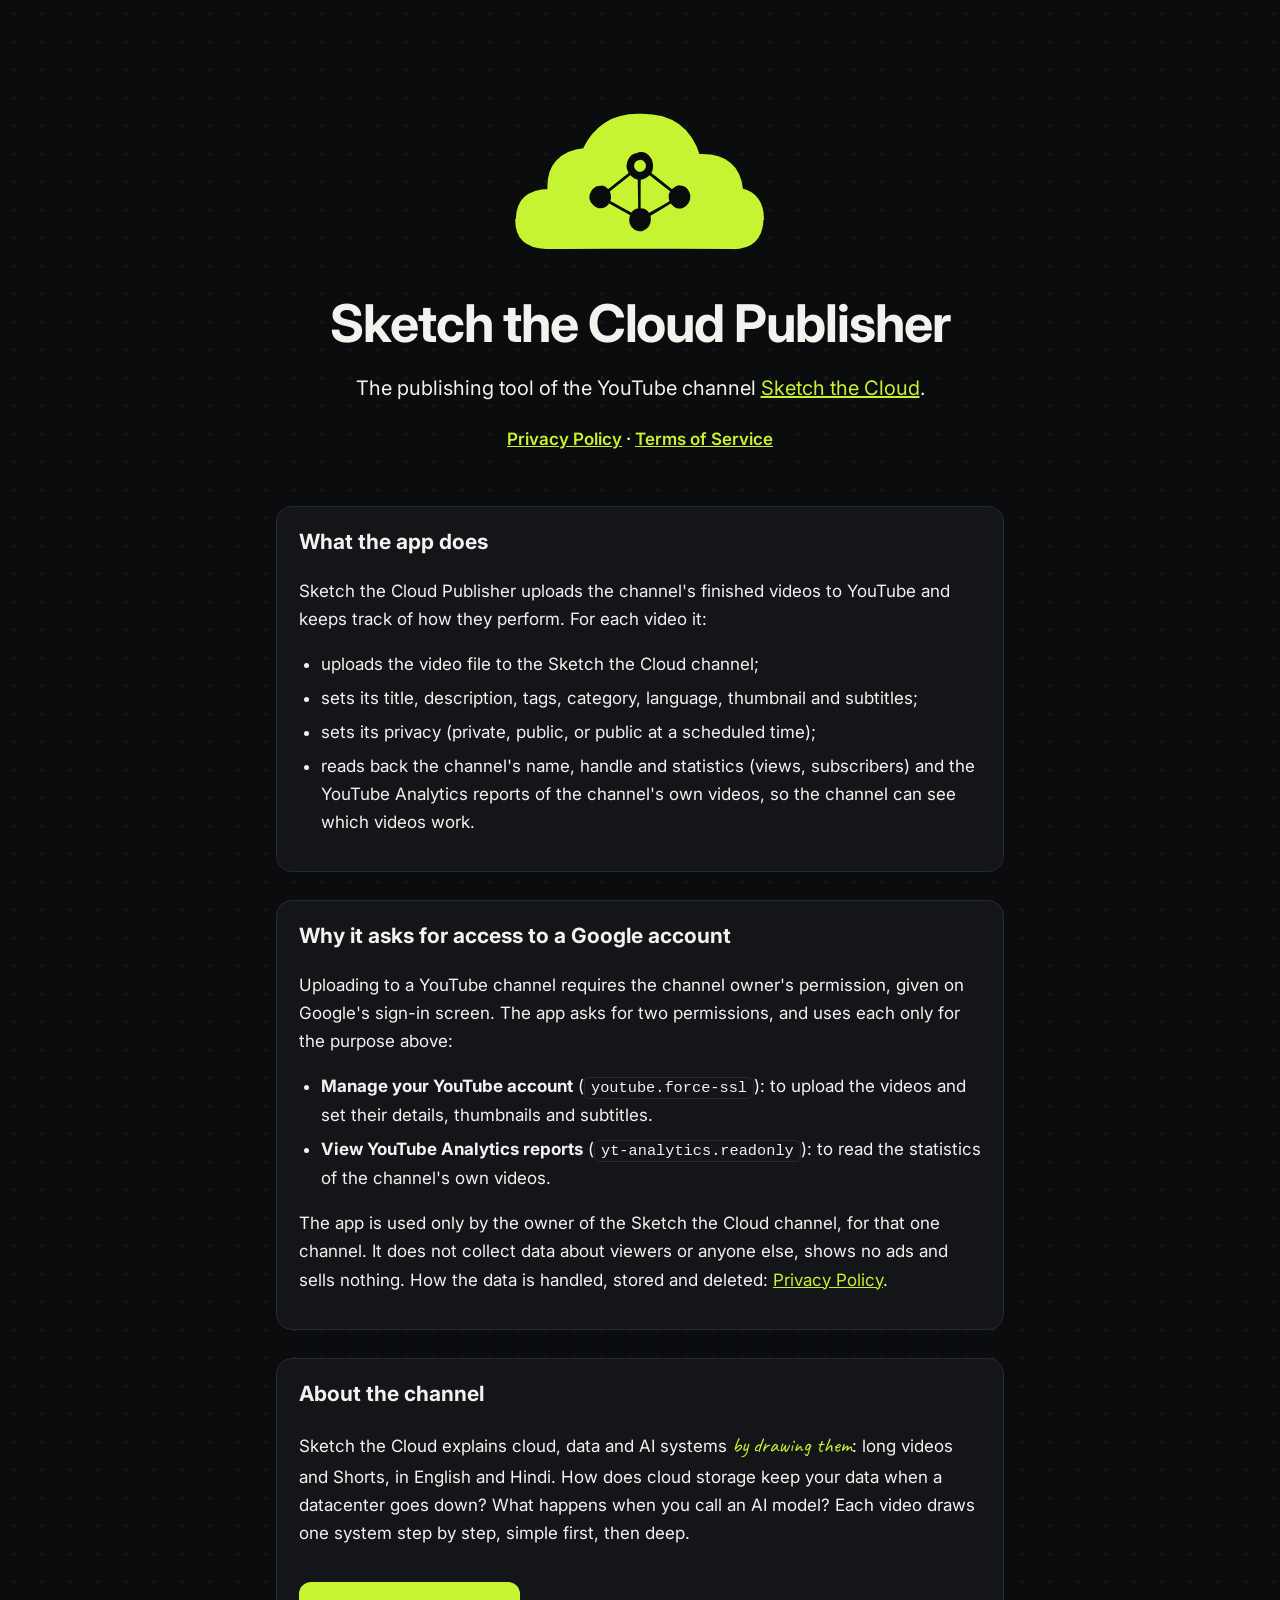
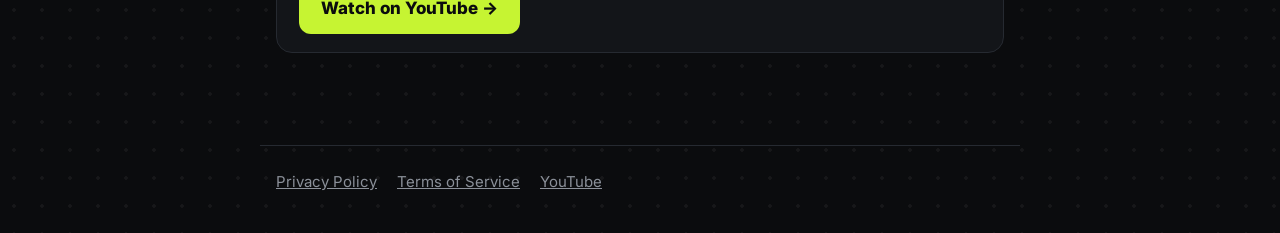
<file: index.html>
<!doctype html>
<html lang="en">
<head>
<meta charset="utf-8">
<meta name="viewport" content="width=device-width, initial-scale=1">
<meta name="google-site-verification" content="OC_mvY6QKtQro1No8TeN28LG8oIZT9Upks1K2RpSUug" />
<title>Sketch the Cloud Publisher</title>
<meta name="description" content="Sketch the Cloud Publisher: the tool that uploads and manages the videos of the YouTube channel Sketch the Cloud through the YouTube API.">
<link rel="icon" href="logo.svg" type="image/svg+xml">
<link rel="preconnect" href="https://fonts.googleapis.com">
<link rel="preconnect" href="https://fonts.gstatic.com" crossorigin>
<link href="https://fonts.googleapis.com/css2?family=Caveat:wght@600&family=Inter:wght@400;600;800&display=swap" rel="stylesheet">
<link rel="stylesheet" href="style.css">
</head>
<body>
<main>
  <section class="hero">
    <img src="logo.svg" alt="Sketch the Cloud logo: a lime cloud with a small system drawn inside">
    <h1>Sketch the Cloud Publisher</h1>
    <p class="lead">The publishing tool of the YouTube channel
      <a href="https://www.youtube.com/@sketchthecloud">Sketch the Cloud</a>.</p>
    <p class="links"><a href="privacy.html">Privacy Policy</a> · <a href="terms.html">Terms of Service</a></p>
  </section>

  <div class="card">
    <h2 style="margin-top:0">What the app does</h2>
    <p>Sketch the Cloud Publisher uploads the channel's finished videos to YouTube and keeps track of how they perform.
      For each video it:</p>
    <ul>
      <li>uploads the video file to the Sketch the Cloud channel;</li>
      <li>sets its title, description, tags, category, language, thumbnail and subtitles;</li>
      <li>sets its privacy (private, public, or public at a scheduled time);</li>
      <li>reads back the channel's name, handle and statistics (views, subscribers) and the YouTube Analytics reports of
        the channel's own videos, so the channel can see which videos work.</li>
    </ul>
  </div>

  <div class="card">
    <h2 style="margin-top:0">Why it asks for access to a Google account</h2>
    <p>Uploading to a YouTube channel requires the channel owner's permission, given on Google's sign-in screen. The app
      asks for two permissions, and uses each only for the purpose above:</p>
    <ul>
      <li><strong>Manage your YouTube account</strong> (<code>youtube.force-ssl</code>): to upload the videos and set
        their details, thumbnails and subtitles.</li>
      <li><strong>View YouTube Analytics reports</strong> (<code>yt-analytics.readonly</code>): to read the statistics of
        the channel's own videos.</li>
    </ul>
    <p>The app is used only by the owner of the Sketch the Cloud channel, for that one channel. It does not collect data
      about viewers or anyone else, shows no ads and sells nothing. How the data is handled, stored and deleted:
      <a href="privacy.html">Privacy Policy</a>.</p>
  </div>

  <div class="card">
    <h2 style="margin-top:0">About the channel</h2>
    <p>Sketch the Cloud explains cloud, data and AI systems <span class="hand">by drawing them</span>: long videos and
      Shorts, in English and Hindi. How does cloud storage keep your data when a datacenter goes down? What happens when
      you call an AI model? Each video draws one system step by step, simple first, then deep.</p>
    <a class="btn" href="https://www.youtube.com/@sketchthecloud">Watch on YouTube →</a>
  </div>
</main>
<footer>
  <a href="privacy.html">Privacy Policy</a>
  <a href="terms.html">Terms of Service</a>
  <a href="https://www.youtube.com/@sketchthecloud">YouTube</a>
</footer>
</body>
</html>
</file>
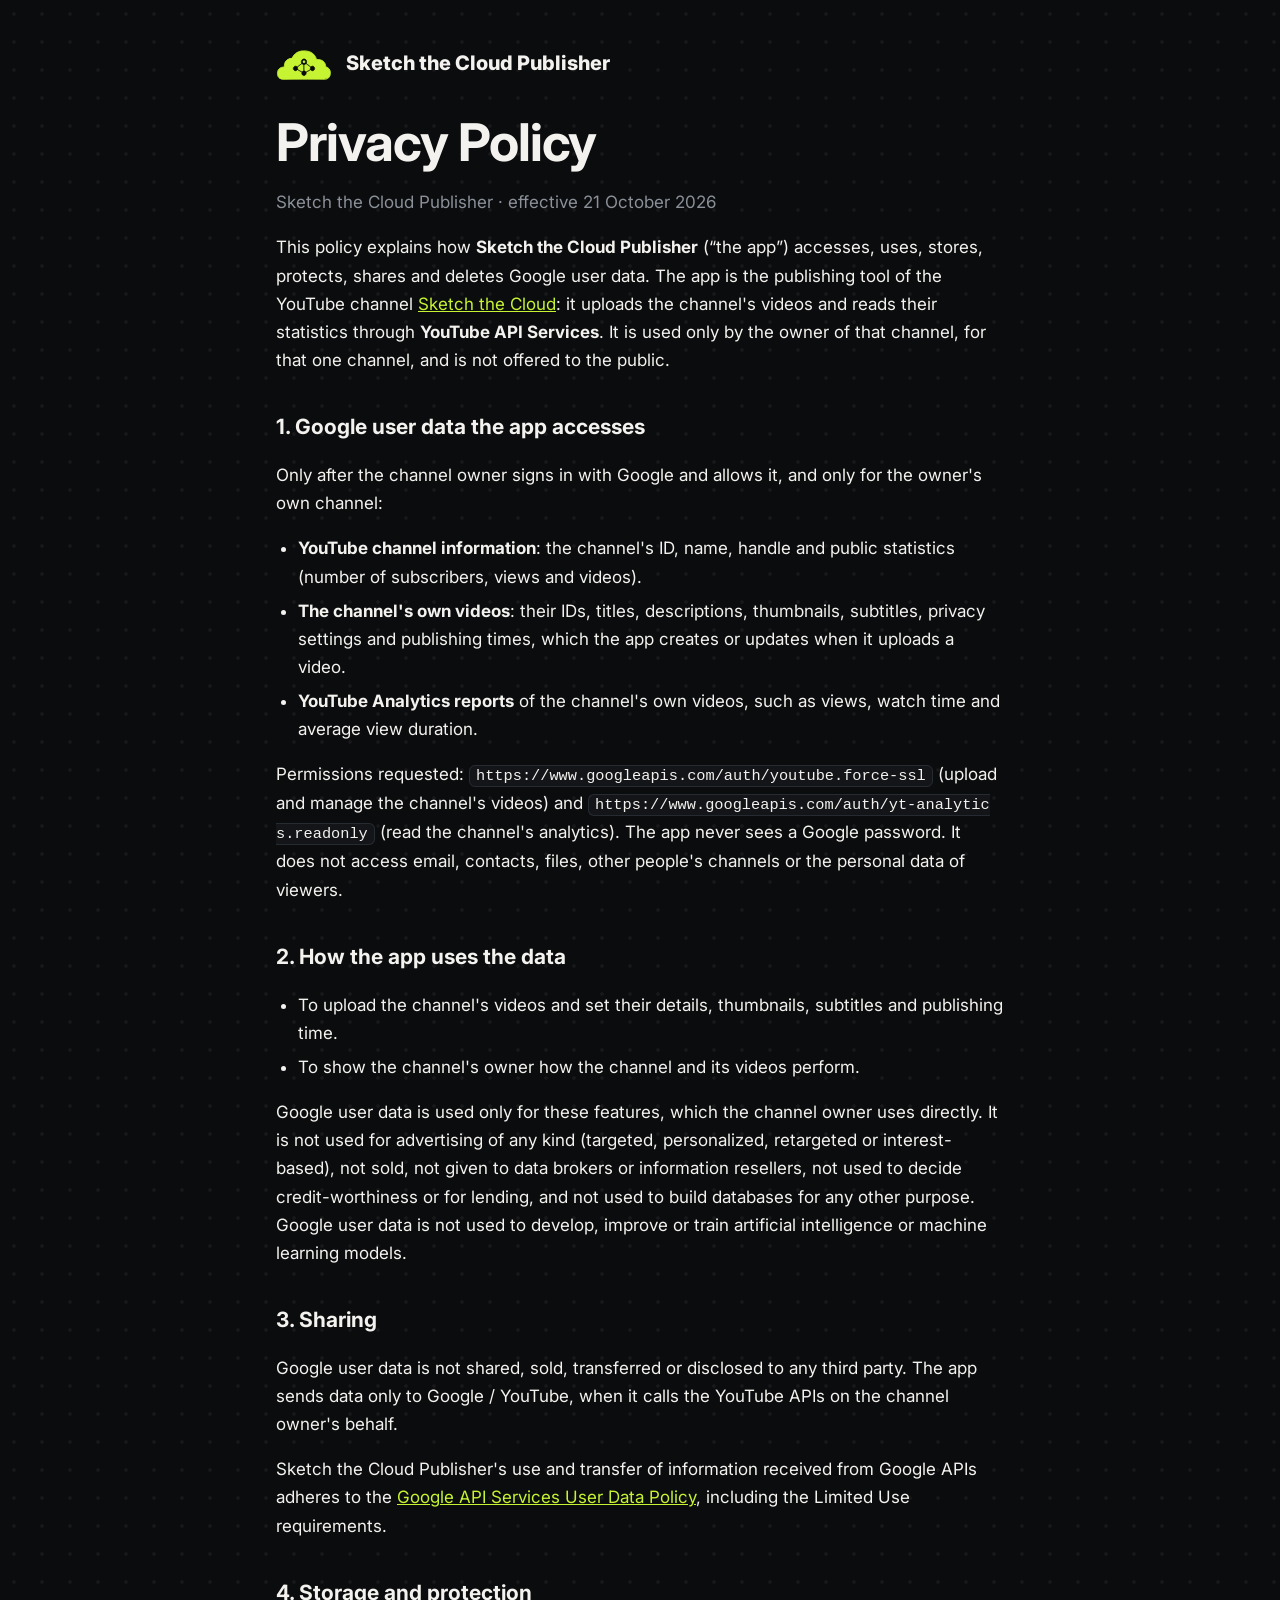
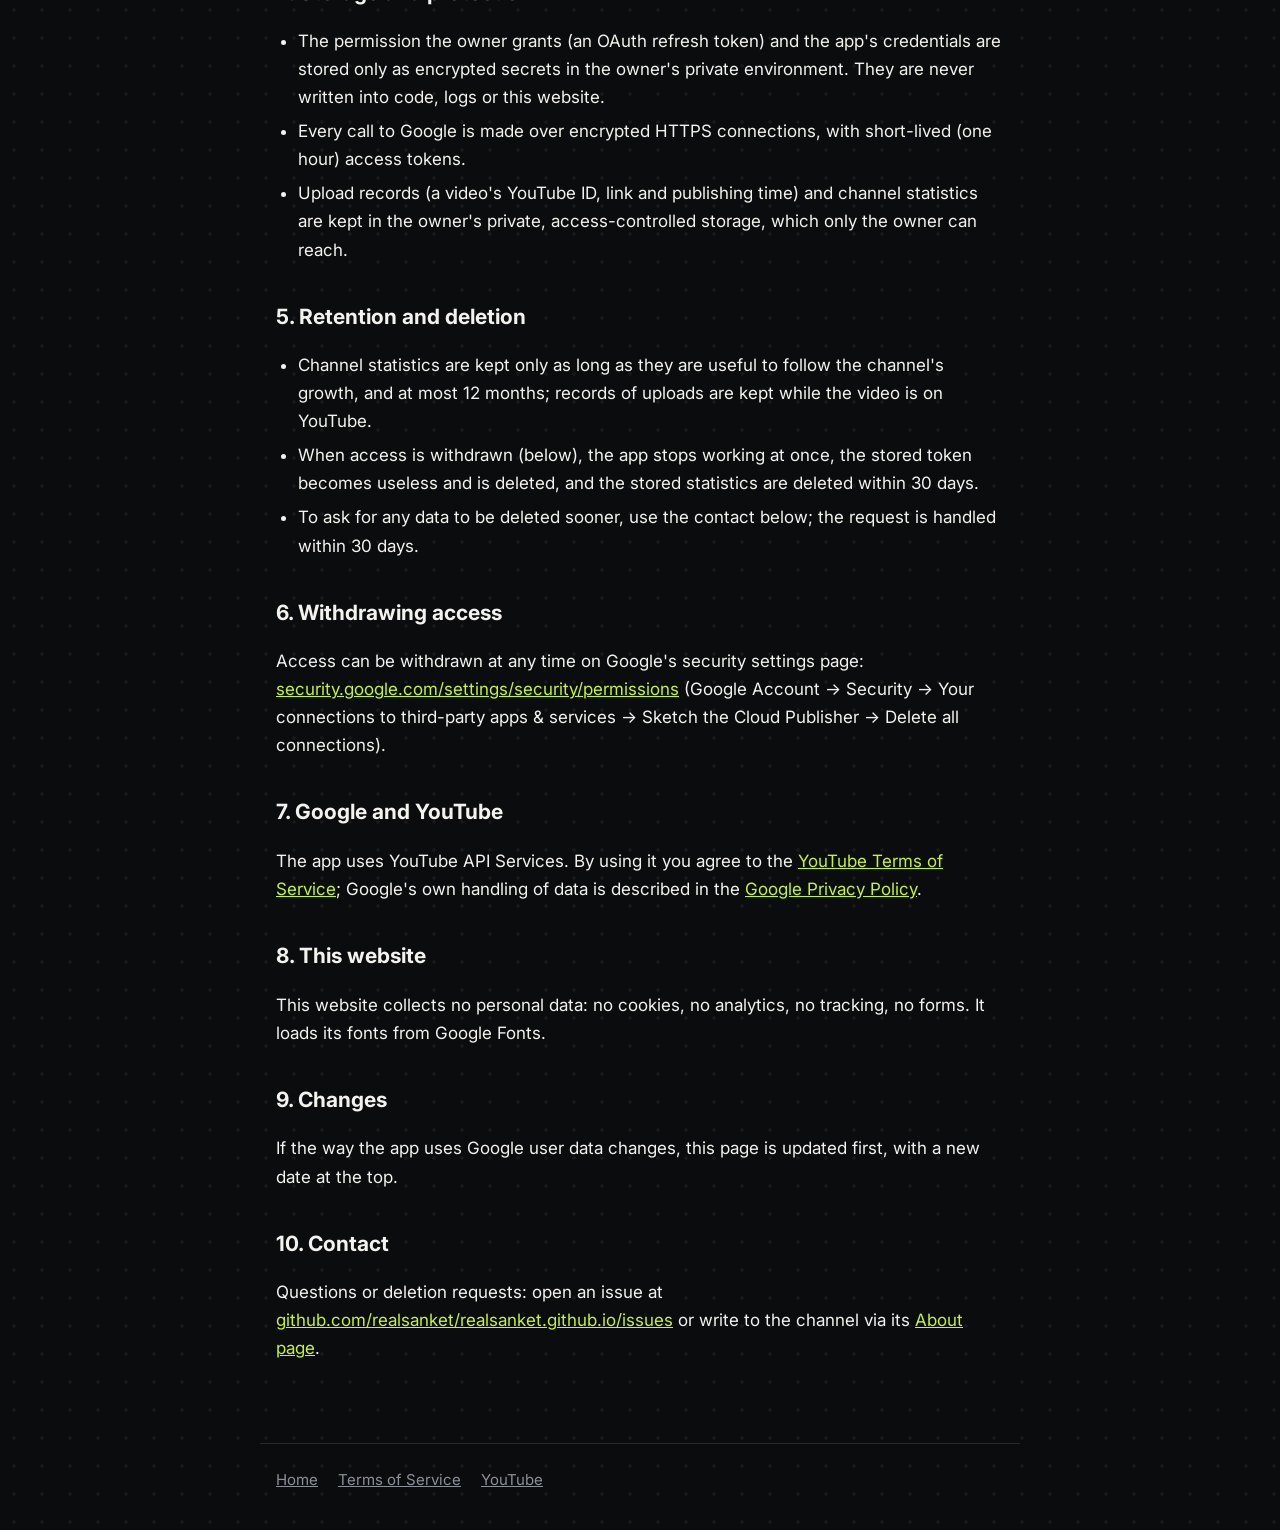
<file: privacy.html>
<!doctype html>
<html lang="en">
<head>
<meta charset="utf-8">
<meta name="viewport" content="width=device-width, initial-scale=1">
<title>Privacy Policy · Sketch the Cloud Publisher</title>
<meta name="description" content="Privacy Policy of Sketch the Cloud Publisher: what Google user data it accesses, how it uses, stores, protects, shares and deletes it.">
<link rel="icon" href="logo.svg" type="image/svg+xml">
<link rel="preconnect" href="https://fonts.googleapis.com">
<link rel="preconnect" href="https://fonts.gstatic.com" crossorigin>
<link href="https://fonts.googleapis.com/css2?family=Caveat:wght@600&family=Inter:wght@400;600;800&display=swap" rel="stylesheet">
<link rel="stylesheet" href="style.css">
</head>
<body>
<main>
  <header><img src="logo.svg" alt=""><a href="./">Sketch the Cloud Publisher</a></header>
  <h1>Privacy Policy</h1>
  <p class="mute">Sketch the Cloud Publisher · effective 21 October 2026</p>

  <p>This policy explains how <strong>Sketch the Cloud Publisher</strong> (“the app”) accesses, uses, stores, protects,
    shares and deletes Google user data. The app is the publishing tool of the YouTube channel
    <a href="https://www.youtube.com/@sketchthecloud">Sketch the Cloud</a>: it uploads the channel's videos and reads
    their statistics through <strong>YouTube API Services</strong>. It is used only by the owner of that channel, for that
    one channel, and is not offered to the public.</p>

  <h2>1. Google user data the app accesses</h2>
  <p>Only after the channel owner signs in with Google and allows it, and only for the owner's own channel:</p>
  <ul>
    <li><strong>YouTube channel information</strong>: the channel's ID, name, handle and public statistics (number of
      subscribers, views and videos).</li>
    <li><strong>The channel's own videos</strong>: their IDs, titles, descriptions, thumbnails, subtitles, privacy
      settings and publishing times, which the app creates or updates when it uploads a video.</li>
    <li><strong>YouTube Analytics reports</strong> of the channel's own videos, such as views, watch time and average
      view duration.</li>
  </ul>
  <p>Permissions requested: <code>https://www.googleapis.com/auth/youtube.force-ssl</code> (upload and manage the
    channel's videos) and <code>https://www.googleapis.com/auth/yt-analytics.readonly</code> (read the channel's
    analytics). The app never sees a Google password. It does not access email, contacts, files, other people's channels
    or the personal data of viewers.</p>

  <h2>2. How the app uses the data</h2>
  <ul>
    <li>To upload the channel's videos and set their details, thumbnails, subtitles and publishing time.</li>
    <li>To show the channel's owner how the channel and its videos perform.</li>
  </ul>
  <p>Google user data is used only for these features, which the channel owner uses directly. It is not used for
    advertising of any kind (targeted, personalized, retargeted or interest-based), not sold, not given to data brokers or
    information resellers, not used to decide credit-worthiness or for lending, and not used to build databases for any
    other purpose. Google user data is not used to develop, improve or train artificial intelligence or machine learning
    models.</p>

  <h2>3. Sharing</h2>
  <p>Google user data is not shared, sold, transferred or disclosed to any third party. The app sends data only to Google
    / YouTube, when it calls the YouTube APIs on the channel owner's behalf.</p>
  <p>Sketch the Cloud Publisher's use and transfer of information received from Google APIs adheres to the
    <a href="https://developers.google.com/terms/api-services-user-data-policy">Google API Services User Data Policy</a>,
    including the Limited Use requirements.</p>

  <h2>4. Storage and protection</h2>
  <ul>
    <li>The permission the owner grants (an OAuth refresh token) and the app's credentials are stored only as encrypted
      secrets in the owner's private environment. They are never written into code, logs or this website.</li>
    <li>Every call to Google is made over encrypted HTTPS connections, with short-lived (one hour) access tokens.</li>
    <li>Upload records (a video's YouTube ID, link and publishing time) and channel statistics are kept in the owner's
      private, access-controlled storage, which only the owner can reach.</li>
  </ul>

  <h2>5. Retention and deletion</h2>
  <ul>
    <li>Channel statistics are kept only as long as they are useful to follow the channel's growth, and at most 12
      months; records of uploads are kept while the video is on YouTube.</li>
    <li>When access is withdrawn (below), the app stops working at once, the stored token becomes useless and is deleted,
      and the stored statistics are deleted within 30 days.</li>
    <li>To ask for any data to be deleted sooner, use the contact below; the request is handled within 30 days.</li>
  </ul>

  <h2>6. Withdrawing access</h2>
  <p>Access can be withdrawn at any time on Google's security settings page:
    <a href="https://security.google.com/settings/security/permissions">security.google.com/settings/security/permissions</a>
    (Google Account → Security → Your connections to third-party apps &amp; services → Sketch the Cloud Publisher →
    Delete all connections).</p>

  <h2>7. Google and YouTube</h2>
  <p>The app uses YouTube API Services. By using it you agree to the
    <a href="https://www.youtube.com/t/terms">YouTube Terms of Service</a>; Google's own handling of data is described in
    the <a href="https://policies.google.com/privacy">Google Privacy Policy</a>.</p>

  <h2>8. This website</h2>
  <p>This website collects no personal data: no cookies, no analytics, no tracking, no forms. It loads its fonts from
    Google Fonts.</p>

  <h2>9. Changes</h2>
  <p>If the way the app uses Google user data changes, this page is updated first, with a new date at the top.</p>

  <h2>10. Contact</h2>
  <p>Questions or deletion requests: open an issue at
    <a href="https://github.com/realsanket/realsanket.github.io/issues">github.com/realsanket/realsanket.github.io/issues</a>
    or write to the channel via its <a href="https://www.youtube.com/@sketchthecloud/about">About page</a>.</p>
</main>
<footer>
  <a href="./">Home</a>
  <a href="terms.html">Terms of Service</a>
  <a href="https://www.youtube.com/@sketchthecloud">YouTube</a>
</footer>
</body>
</html>
</file>
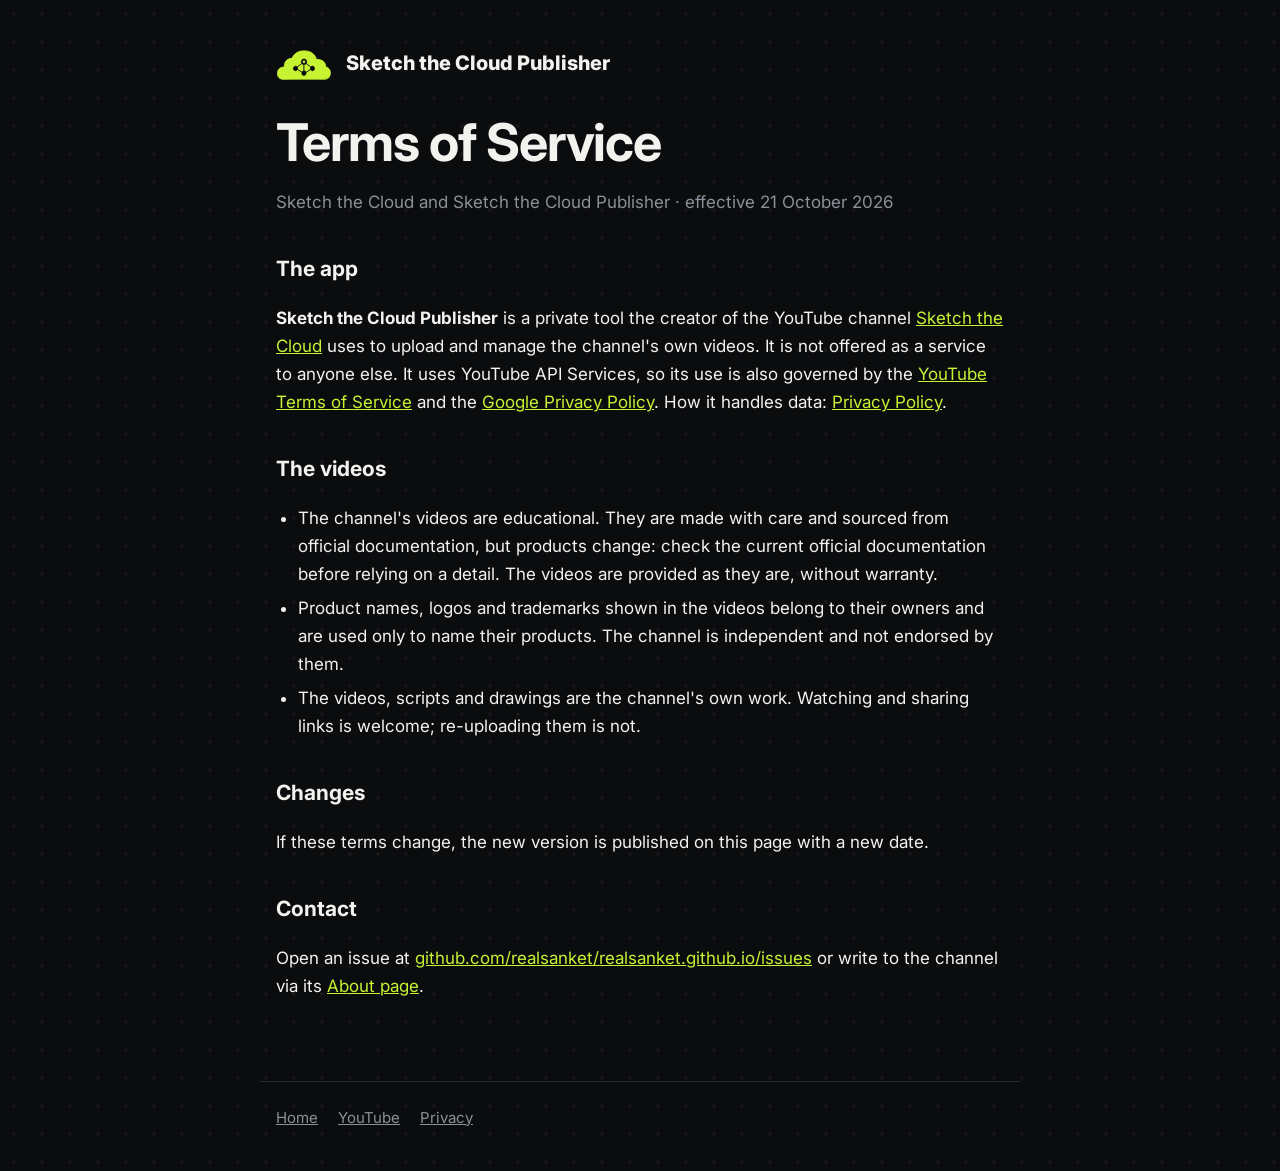
<file: terms.html>
<!doctype html>
<html lang="en">
<head>
<meta charset="utf-8">
<meta name="viewport" content="width=device-width, initial-scale=1">
<title>Terms of Service · Sketch the Cloud Publisher</title>
<meta name="description" content="Terms of Service of Sketch the Cloud and Sketch the Cloud Publisher.">
<link rel="icon" href="logo.svg" type="image/svg+xml">
<link rel="preconnect" href="https://fonts.googleapis.com">
<link rel="preconnect" href="https://fonts.gstatic.com" crossorigin>
<link href="https://fonts.googleapis.com/css2?family=Caveat:wght@600&family=Inter:wght@400;600;800&display=swap" rel="stylesheet">
<link rel="stylesheet" href="style.css">
</head>
<body>
<main>
  <header><img src="logo.svg" alt=""><a href="./">Sketch the Cloud Publisher</a></header>
  <h1>Terms of Service</h1>
  <p class="mute">Sketch the Cloud and Sketch the Cloud Publisher · effective 21 October 2026</p>

  <h2>The app</h2>
  <p><strong>Sketch the Cloud Publisher</strong> is a private tool the creator of the YouTube channel
    <a href="https://www.youtube.com/@sketchthecloud">Sketch the Cloud</a> uses to upload and manage the channel's own
    videos. It is not offered as a service to anyone else. It uses YouTube API Services, so its use is also governed by
    the <a href="https://www.youtube.com/t/terms">YouTube Terms of Service</a> and the
    <a href="https://policies.google.com/privacy">Google Privacy Policy</a>. How it handles data:
    <a href="privacy.html">Privacy Policy</a>.</p>

  <h2>The videos</h2>
  <ul>
    <li>The channel's videos are educational. They are made with care and sourced from official documentation, but
      products change: check the current official documentation before relying on a detail. The videos are provided
      as they are, without warranty.</li>
    <li>Product names, logos and trademarks shown in the videos belong to their owners and are used only to name their
      products. The channel is independent and not endorsed by them.</li>
    <li>The videos, scripts and drawings are the channel's own work. Watching and sharing links is welcome; re-uploading
      them is not.</li>
  </ul>

  <h2>Changes</h2>
  <p>If these terms change, the new version is published on this page with a new date.</p>

  <h2>Contact</h2>
  <p>Open an issue at
    <a href="https://github.com/realsanket/realsanket.github.io/issues">github.com/realsanket/realsanket.github.io/issues</a>
    or write to the channel via its <a href="https://www.youtube.com/@sketchthecloud/about">About page</a>.</p>
</main>
<footer>
  <a href="./">Home</a>
  <a href="https://www.youtube.com/@sketchthecloud">YouTube</a>
  <a href="privacy.html">Privacy</a>
</footer>
</body>
</html>
</file>
<file: style.css>
:root{--bg:#0B0C0E;--card:#131519;--line:#262A31;--ink:#F3F2EE;--mute:#8B9099;--acc:#C6F432}
*{box-sizing:border-box}
html{background:var(--bg)}
body{margin:0;background:var(--bg);color:var(--ink);font:17px/1.65 Inter,system-ui,-apple-system,"Segoe UI",sans-serif;
  background-image:radial-gradient(rgba(255,255,255,.05) 1.5px,transparent 2px);background-size:28px 28px}
main{max-width:760px;margin:0 auto;padding:40px 16px 64px;overflow-wrap:break-word}
a{color:var(--acc)}
header{display:flex;align-items:center;gap:14px;margin-bottom:28px}
header img{width:56px;height:auto}
header a{color:var(--ink);text-decoration:none;font-weight:800;font-size:20px}
h1{font-size:clamp(32px,7vw,52px);line-height:1.1;margin:8px 0 12px;letter-spacing:-.02em}
h2{font-size:21px;margin:36px 0 8px}
.hand{font-family:Caveat,cursive;color:var(--acc);font-size:1.25em}
.lead{font-size:20px;color:var(--ink)}
.mute{color:var(--mute)}
.hero{text-align:center;padding:24px 0 8px}
.hero img{width:min(260px,60vw);height:auto}
.btn{display:inline-block;margin-top:18px;background:var(--acc);color:#0B0C0E;font-weight:800;text-decoration:none;
  padding:12px 22px;border-radius:12px}
.card{background:var(--card);border:1px solid var(--line);border-radius:16px;padding:18px 22px;margin:28px 0}
ul{padding-left:22px}
li{margin:6px 0}
code{font-size:.9em;background:var(--card);border:1px solid var(--line);border-radius:6px;padding:1px 6px;word-break:break-all}
footer{max-width:760px;margin:0 auto;padding:24px 16px 40px;border-top:1px solid var(--line);color:var(--mute);font-size:15px}
footer a{color:var(--mute);margin-right:16px}
.links{font-weight:600;margin-top:4px}
</file>
